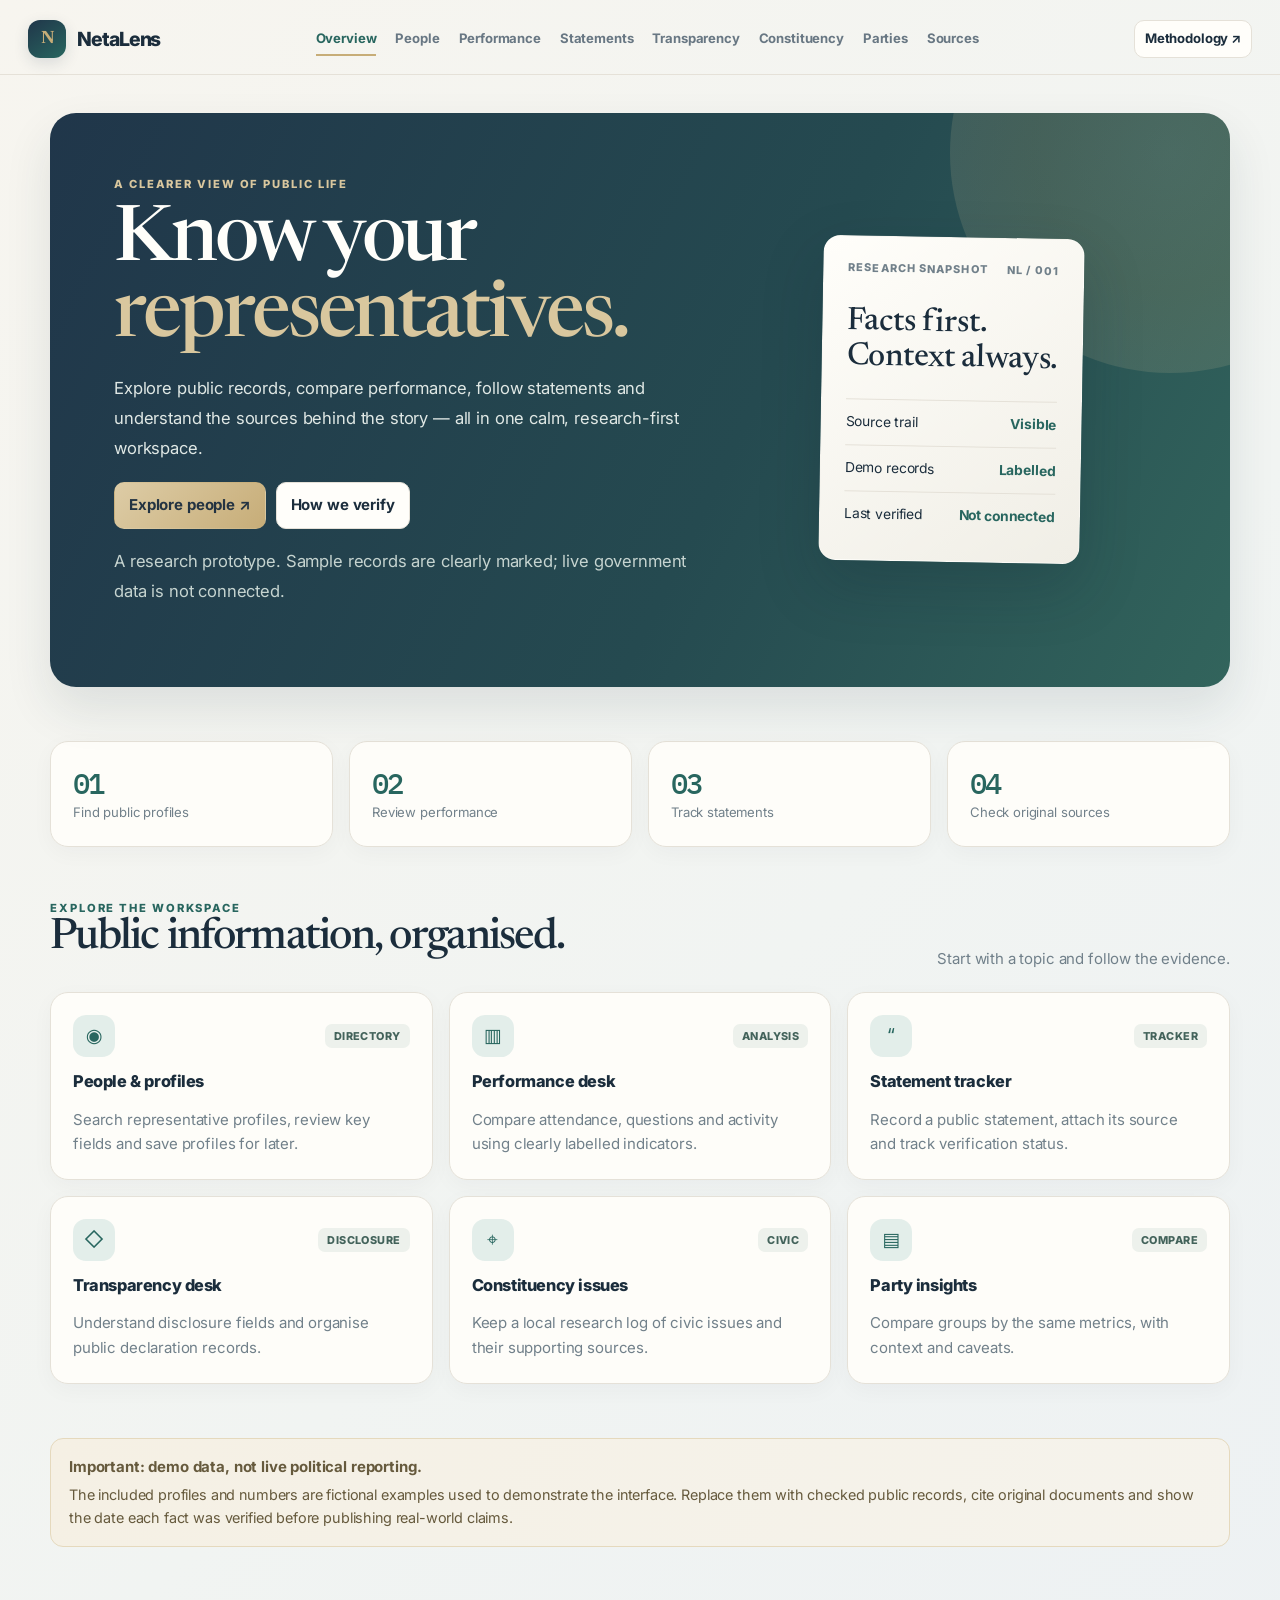
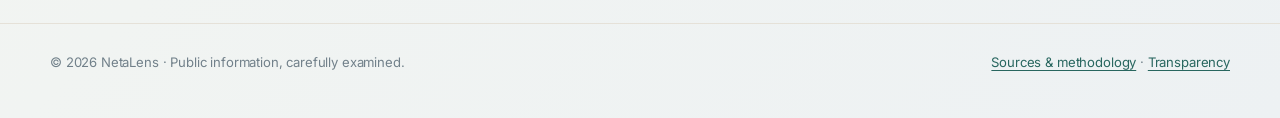
<file: index.html>
<!doctype html>
<html lang="en"><head><meta charset="utf-8"><meta name="viewport" content="width=device-width,initial-scale=1"><meta name="theme-color" content="#f5f3ed"><meta name="description" content="Public accountability, in focus — NetaLens public accountability research prototype."><title>Public accountability, in focus · NetaLens</title><link rel="stylesheet" href="assets/style.css"></head>
<body><main class="page"><div class="container">
<section class="hero"><div class="hero-grid"><div><div class="eyebrow">A clearer view of public life</div><h1>Know your <em>representatives.</em></h1><p>Explore public records, compare performance, follow statements and understand the sources behind the story — all in one calm, research-first workspace.</p><div class="toolbar"><a class="button primary" href="leaders.html">Explore people ↗</a><a class="button" href="sources.html">How we verify</a></div><p class="small" style="color:#c6d4d0">A research prototype. Sample records are clearly marked; live government data is not connected.</p></div><div class="hero-art"><div class="art-top"><span>Research snapshot</span><span>NL / 001</span></div><div class="art-title">Facts first.<br>Context always.</div><div class="art-row"><span>Source trail</span><b>Visible</b></div><div class="art-row"><span>Demo records</span><b>Labelled</b></div><div class="art-row"><span>Last verified</span><b>Not connected</b></div></div></div></section>
<section class="section"><div class="grid four"><article class="card"><div class="metric">01</div><div class="metric-label">Find public profiles</div></article><article class="card"><div class="metric">02</div><div class="metric-label">Review performance</div></article><article class="card"><div class="metric">03</div><div class="metric-label">Track statements</div></article><article class="card"><div class="metric">04</div><div class="metric-label">Check original sources</div></article></div></section>
<section class="section"><div class="section-head"><div><div class="eyebrow">Explore the workspace</div><h2>Public information, organised.</h2></div><p>Start with a topic and follow the evidence.</p></div><div class="grid">
<a class="card" href="leaders.html" style="text-decoration:none;color:inherit"><div class="card-top"><span class="icon-tile">◉</span><span class="pill">Directory</span></div><h3>People & profiles</h3><p class="muted">Search representative profiles, review key fields and save profiles for later.</p></a>
<a class="card" href="performance.html" style="text-decoration:none;color:inherit"><div class="card-top"><span class="icon-tile">▥</span><span class="pill">Analysis</span></div><h3>Performance desk</h3><p class="muted">Compare attendance, questions and activity using clearly labelled indicators.</p></a>
<a class="card" href="statements.html" style="text-decoration:none;color:inherit"><div class="card-top"><span class="icon-tile">“</span><span class="pill">Tracker</span></div><h3>Statement tracker</h3><p class="muted">Record a public statement, attach its source and track verification status.</p></a>
<a class="card" href="transparency.html" style="text-decoration:none;color:inherit"><div class="card-top"><span class="icon-tile">◇</span><span class="pill">Disclosure</span></div><h3>Transparency desk</h3><p class="muted">Understand disclosure fields and organise public declaration records.</p></a>
<a class="card" href="constituency.html" style="text-decoration:none;color:inherit"><div class="card-top"><span class="icon-tile">⌖</span><span class="pill">Civic</span></div><h3>Constituency issues</h3><p class="muted">Keep a local research log of civic issues and their supporting sources.</p></a>
<a class="card" href="parties.html" style="text-decoration:none;color:inherit"><div class="card-top"><span class="icon-tile">▤</span><span class="pill">Compare</span></div><h3>Party insights</h3><p class="muted">Compare groups by the same metrics, with context and caveats.</p></a>
</div></section>
<section class="section notice"><strong>Important: demo data, not live political reporting.</strong><p>The included profiles and numbers are fictional examples used to demonstrate the interface. Replace them with checked public records, cite original documents and show the date each fact was verified before publishing real-world claims.</p></section>
</div></main>
<script src="assets/data.js"></script><script src="assets/app.js"></script><script src="assets/page.js"></script></body></html>
</file>
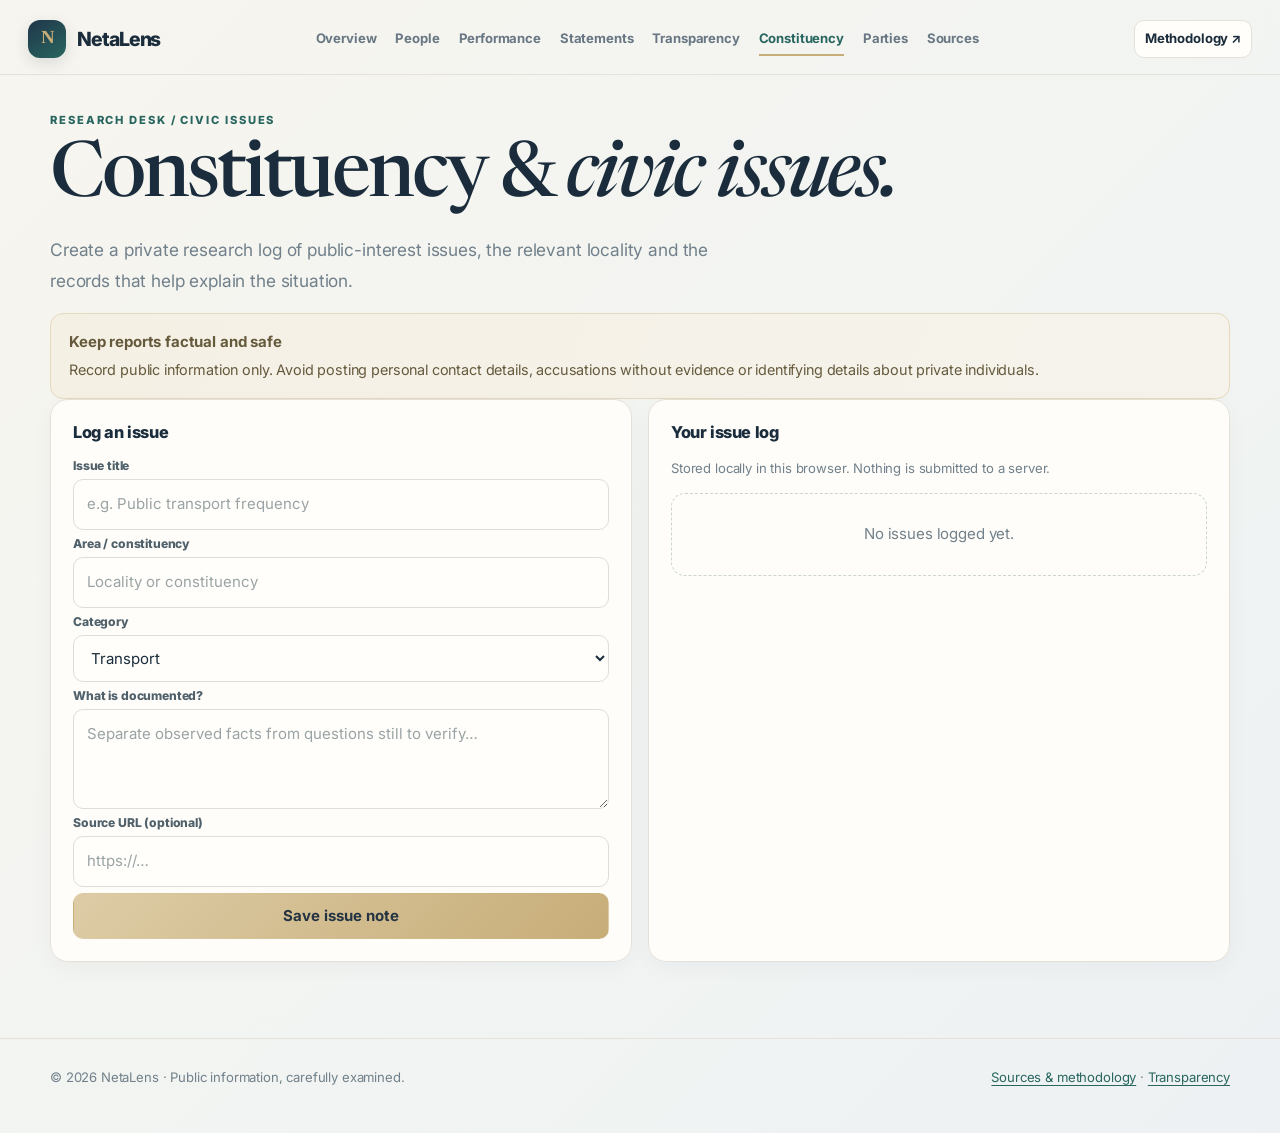
<file: constituency.html>
<!doctype html>
<html lang="en"><head><meta charset="utf-8"><meta name="viewport" content="width=device-width,initial-scale=1"><meta name="theme-color" content="#f5f3ed"><meta name="description" content="Constituency and civic issues — NetaLens public accountability research prototype."><title>Constituency and civic issues · NetaLens</title><link rel="stylesheet" href="assets/style.css"></head>
<body><main class="page"><div class="container">
<div class="eyebrow">Research desk / civic issues</div><h1>Constituency & <em>civic issues.</em></h1><p class="lead">Create a private research log of public-interest issues, the relevant locality and the records that help explain the situation.</p>
<div class="notice"><strong>Keep reports factual and safe</strong><p>Record public information only. Avoid posting personal contact details, accusations without evidence or identifying details about private individuals.</p></div>
<div class="grid two"><section class="card"><h3>Log an issue</h3><form id="issue-form" class="field"><label for="issue-title">Issue title</label><input id="issue-title" required placeholder="e.g. Public transport frequency"><label for="issue-area">Area / constituency</label><input id="issue-area" required placeholder="Locality or constituency"><label for="issue-category">Category</label><select id="issue-category"><option>Transport</option><option>Water and sanitation</option><option>Education</option><option>Healthcare</option><option>Roads and public spaces</option><option>Other</option></select><label for="issue-description">What is documented?</label><textarea id="issue-description" placeholder="Separate observed facts from questions still to verify…"></textarea><label for="issue-source">Source URL (optional)</label><input id="issue-source" type="url" placeholder="https://…"><button class="button primary" type="submit">Save issue note</button></form></section><section class="card"><h3>Your issue log</h3><p class="small muted">Stored locally in this browser. Nothing is submitted to a server.</p><div id="issue-list"></div></section></div>
</div></main>
<script src="assets/data.js"></script><script src="assets/app.js"></script><script src="assets/page.js"></script></body></html>
</file>
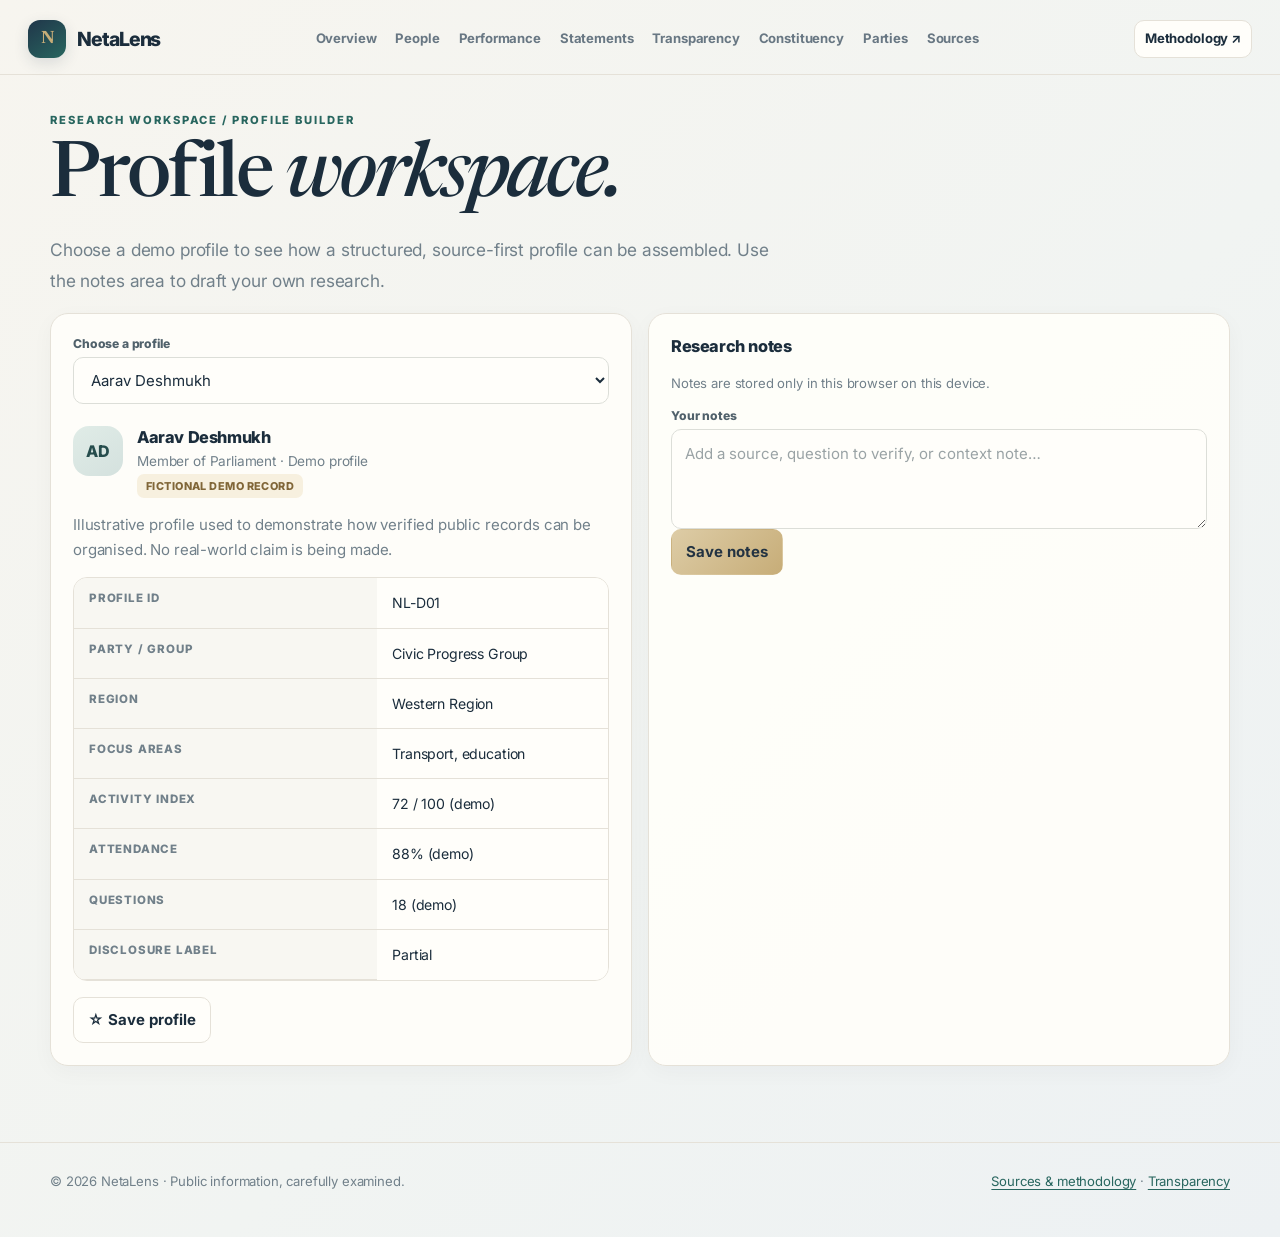
<file: leader-profile.html>
<!doctype html>
<html lang="en"><head><meta charset="utf-8"><meta name="viewport" content="width=device-width,initial-scale=1"><meta name="theme-color" content="#f5f3ed"><meta name="description" content="Profile workspace — NetaLens public accountability research prototype."><title>Profile workspace · NetaLens</title><link rel="stylesheet" href="assets/style.css"></head>
<body><main class="page"><div class="container">
<div class="eyebrow">Research workspace / profile builder</div><h1>Profile <em>workspace.</em></h1><p class="lead">Choose a demo profile to see how a structured, source-first profile can be assembled. Use the notes area to draft your own research.</p>
<div class="grid two"><section class="card"><div class="field"><label for="profile-select">Choose a profile</label><select id="profile-select"></select></div><div id="profile-detail" style="margin-top:22px"></div></section><section class="card"><h3>Research notes</h3><p class="muted small">Notes are stored only in this browser on this device.</p><div class="field"><label for="profile-notes">Your notes</label><textarea id="profile-notes" placeholder="Add a source, question to verify, or context note…"></textarea></div><button class="button primary" id="save-profile-notes">Save notes</button><p id="notes-status" class="small muted"></p></section></div>
</div></main>
<script src="assets/data.js"></script><script src="assets/app.js"></script><script src="assets/page.js"></script></body></html>
</file>
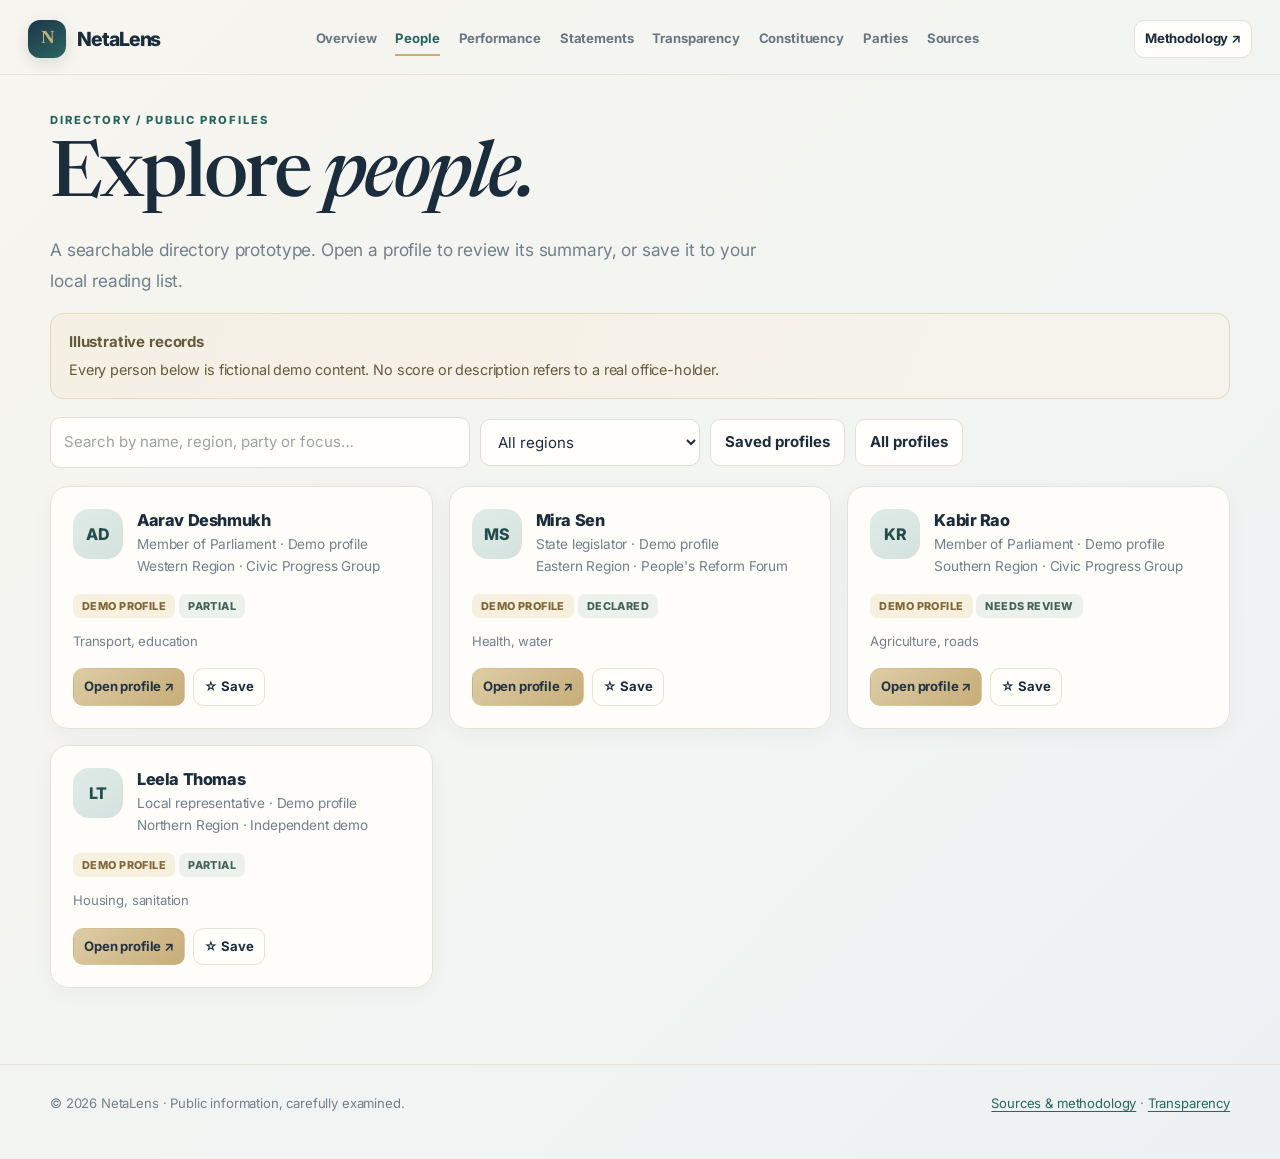
<file: leaders.html>
<!doctype html>
<html lang="en"><head><meta charset="utf-8"><meta name="viewport" content="width=device-width,initial-scale=1"><meta name="theme-color" content="#f5f3ed"><meta name="description" content="Explore people — NetaLens public accountability research prototype."><title>Explore people · NetaLens</title><link rel="stylesheet" href="assets/style.css"></head>
<body><main class="page"><div class="container">
<div class="eyebrow">Directory / public profiles</div><h1>Explore <em>people.</em></h1><p class="lead">A searchable directory prototype. Open a profile to review its summary, or save it to your local reading list.</p>
<div class="notice"><strong>Illustrative records</strong><p>Every person below is fictional demo content. No score or description refers to a real office-holder.</p></div>
<div class="toolbar"><input class="search-input" id="leader-search" placeholder="Search by name, region, party or focus…" aria-label="Search profiles"><select id="leader-region" class="search-input" style="max-width:220px"><option value="">All regions</option></select><button class="button" id="show-saved">Saved profiles</button><button class="button" id="show-all">All profiles</button></div>
<div id="leader-list" class="grid"></div>
</div></main>
<script src="assets/data.js"></script><script src="assets/app.js"></script><script src="assets/page.js"></script></body></html>
</file>
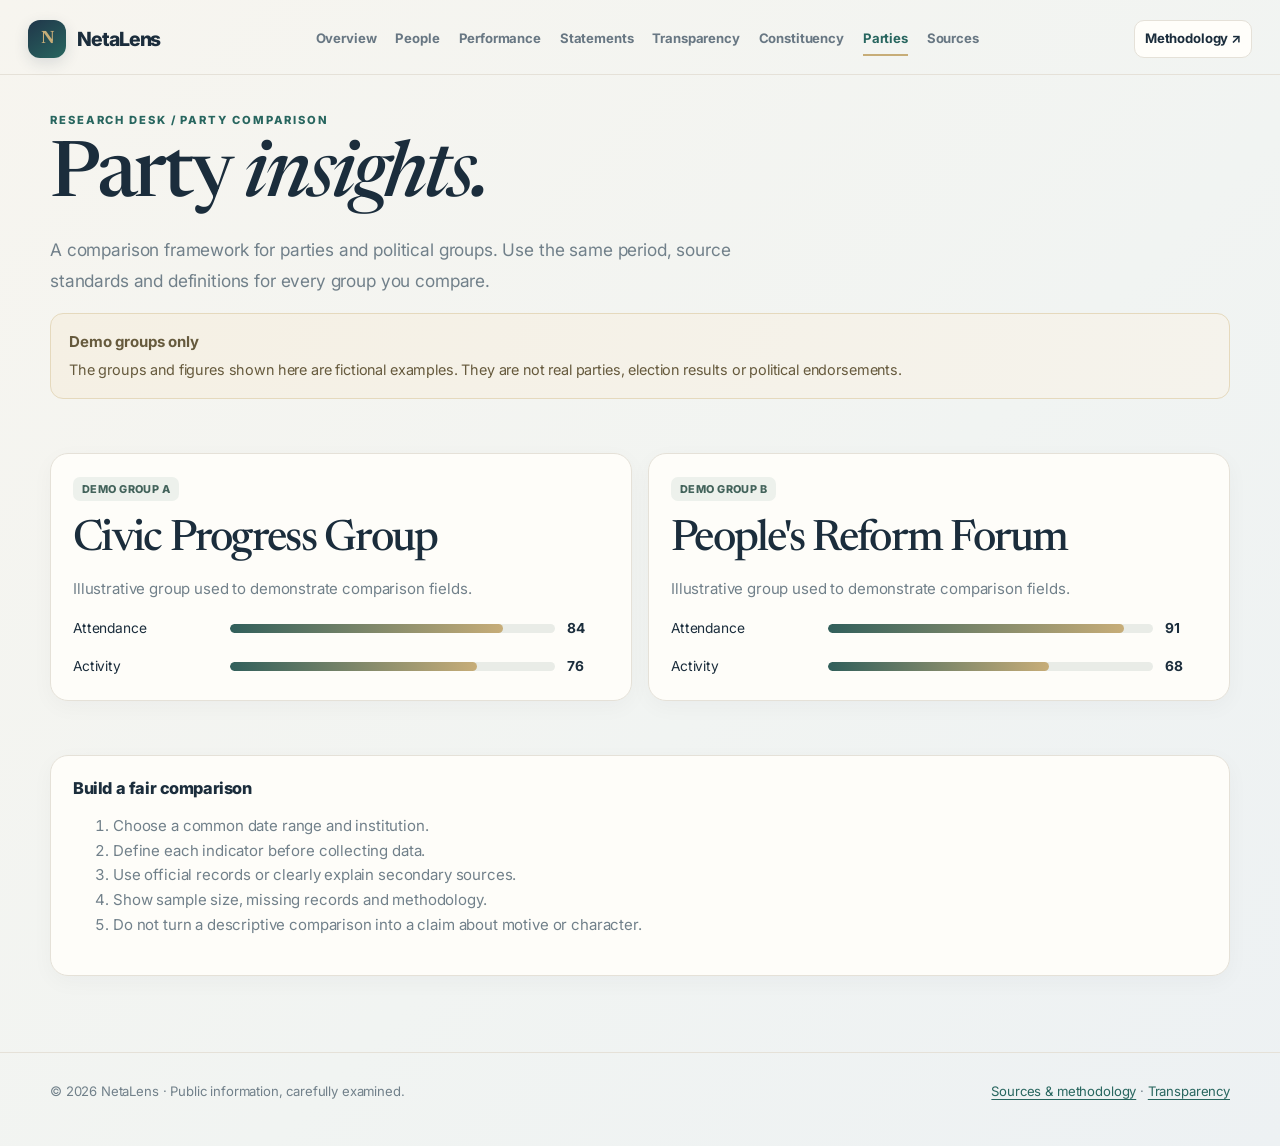
<file: parties.html>
<!doctype html>
<html lang="en"><head><meta charset="utf-8"><meta name="viewport" content="width=device-width,initial-scale=1"><meta name="theme-color" content="#f5f3ed"><meta name="description" content="Party insights — NetaLens public accountability research prototype."><title>Party insights · NetaLens</title><link rel="stylesheet" href="assets/style.css"></head>
<body><main class="page"><div class="container">
<div class="eyebrow">Research desk / party comparison</div><h1>Party <em>insights.</em></h1><p class="lead">A comparison framework for parties and political groups. Use the same period, source standards and definitions for every group you compare.</p>
<div class="notice"><strong>Demo groups only</strong><p>The groups and figures shown here are fictional examples. They are not real parties, election results or political endorsements.</p></div>
<section class="section grid two"><article class="card"><div class="pill">Demo group A</div><h2 class="serif" style="margin-top:16px">Civic Progress Group</h2><p class="muted">Illustrative group used to demonstrate comparison fields.</p><div class="bar-list"><div class="bar-item"><span>Attendance</span><div class="bar-track"><div class="bar-fill" style="width:84%"></div></div><b>84</b></div><div class="bar-item"><span>Activity</span><div class="bar-track"><div class="bar-fill" style="width:76%"></div></div><b>76</b></div></div></article><article class="card"><div class="pill">Demo group B</div><h2 class="serif" style="margin-top:16px">People's Reform Forum</h2><p class="muted">Illustrative group used to demonstrate comparison fields.</p><div class="bar-list"><div class="bar-item"><span>Attendance</span><div class="bar-track"><div class="bar-fill" style="width:91%"></div></div><b>91</b></div><div class="bar-item"><span>Activity</span><div class="bar-track"><div class="bar-fill" style="width:68%"></div></div><b>68</b></div></div></article></section>
<section class="section card"><h3>Build a fair comparison</h3><ol class="muted"><li>Choose a common date range and institution.</li><li>Define each indicator before collecting data.</li><li>Use official records or clearly explain secondary sources.</li><li>Show sample size, missing records and methodology.</li><li>Do not turn a descriptive comparison into a claim about motive or character.</li></ol></section>
</div></main>
<script src="assets/data.js"></script><script src="assets/app.js"></script><script src="assets/page.js"></script></body></html>
</file>
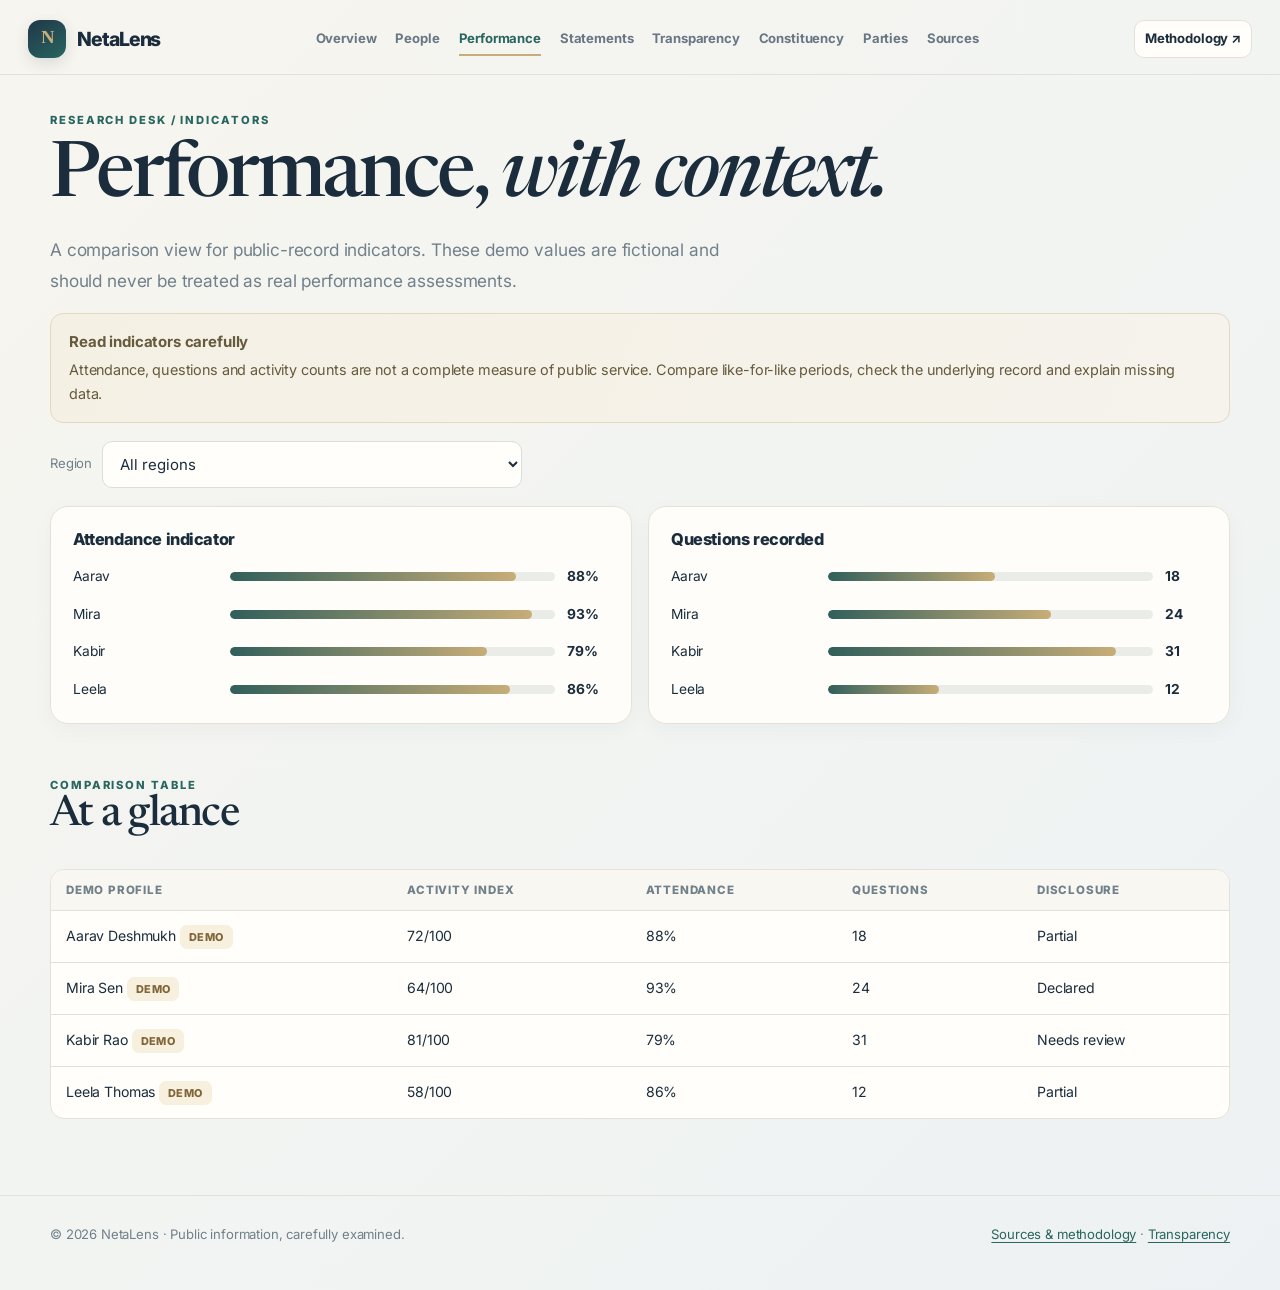
<file: performance.html>
<!doctype html>
<html lang="en"><head><meta charset="utf-8"><meta name="viewport" content="width=device-width,initial-scale=1"><meta name="theme-color" content="#f5f3ed"><meta name="description" content="Legislative performance — NetaLens public accountability research prototype."><title>Legislative performance · NetaLens</title><link rel="stylesheet" href="assets/style.css"></head>
<body><main class="page"><div class="container">
<div class="eyebrow">Research desk / indicators</div><h1>Performance, <em>with context.</em></h1><p class="lead">A comparison view for public-record indicators. These demo values are fictional and should never be treated as real performance assessments.</p>
<div class="notice"><strong>Read indicators carefully</strong><p>Attendance, questions and activity counts are not a complete measure of public service. Compare like-for-like periods, check the underlying record and explain missing data.</p></div>
<div class="toolbar"><label class="small muted" for="performance-region">Region</label><select id="performance-region" class="search-input"><option value="">All regions</option></select></div>
<div class="grid two"><section class="card"><h3>Attendance indicator</h3><div id="attendance-bars" class="bar-list"></div></section><section class="card"><h3>Questions recorded</h3><div id="questions-bars" class="bar-list"></div></section></div>
<section class="section"><div class="section-head"><div><div class="eyebrow">Comparison table</div><h2>At a glance</h2></div></div><div class="table-wrap"><table><thead><tr><th>Demo profile</th><th>Activity index</th><th>Attendance</th><th>Questions</th><th>Disclosure</th></tr></thead><tbody id="performance-table"></tbody></table></div></section>
</div></main>
<script src="assets/data.js"></script><script src="assets/app.js"></script><script src="assets/page.js"></script></body></html>
</file>
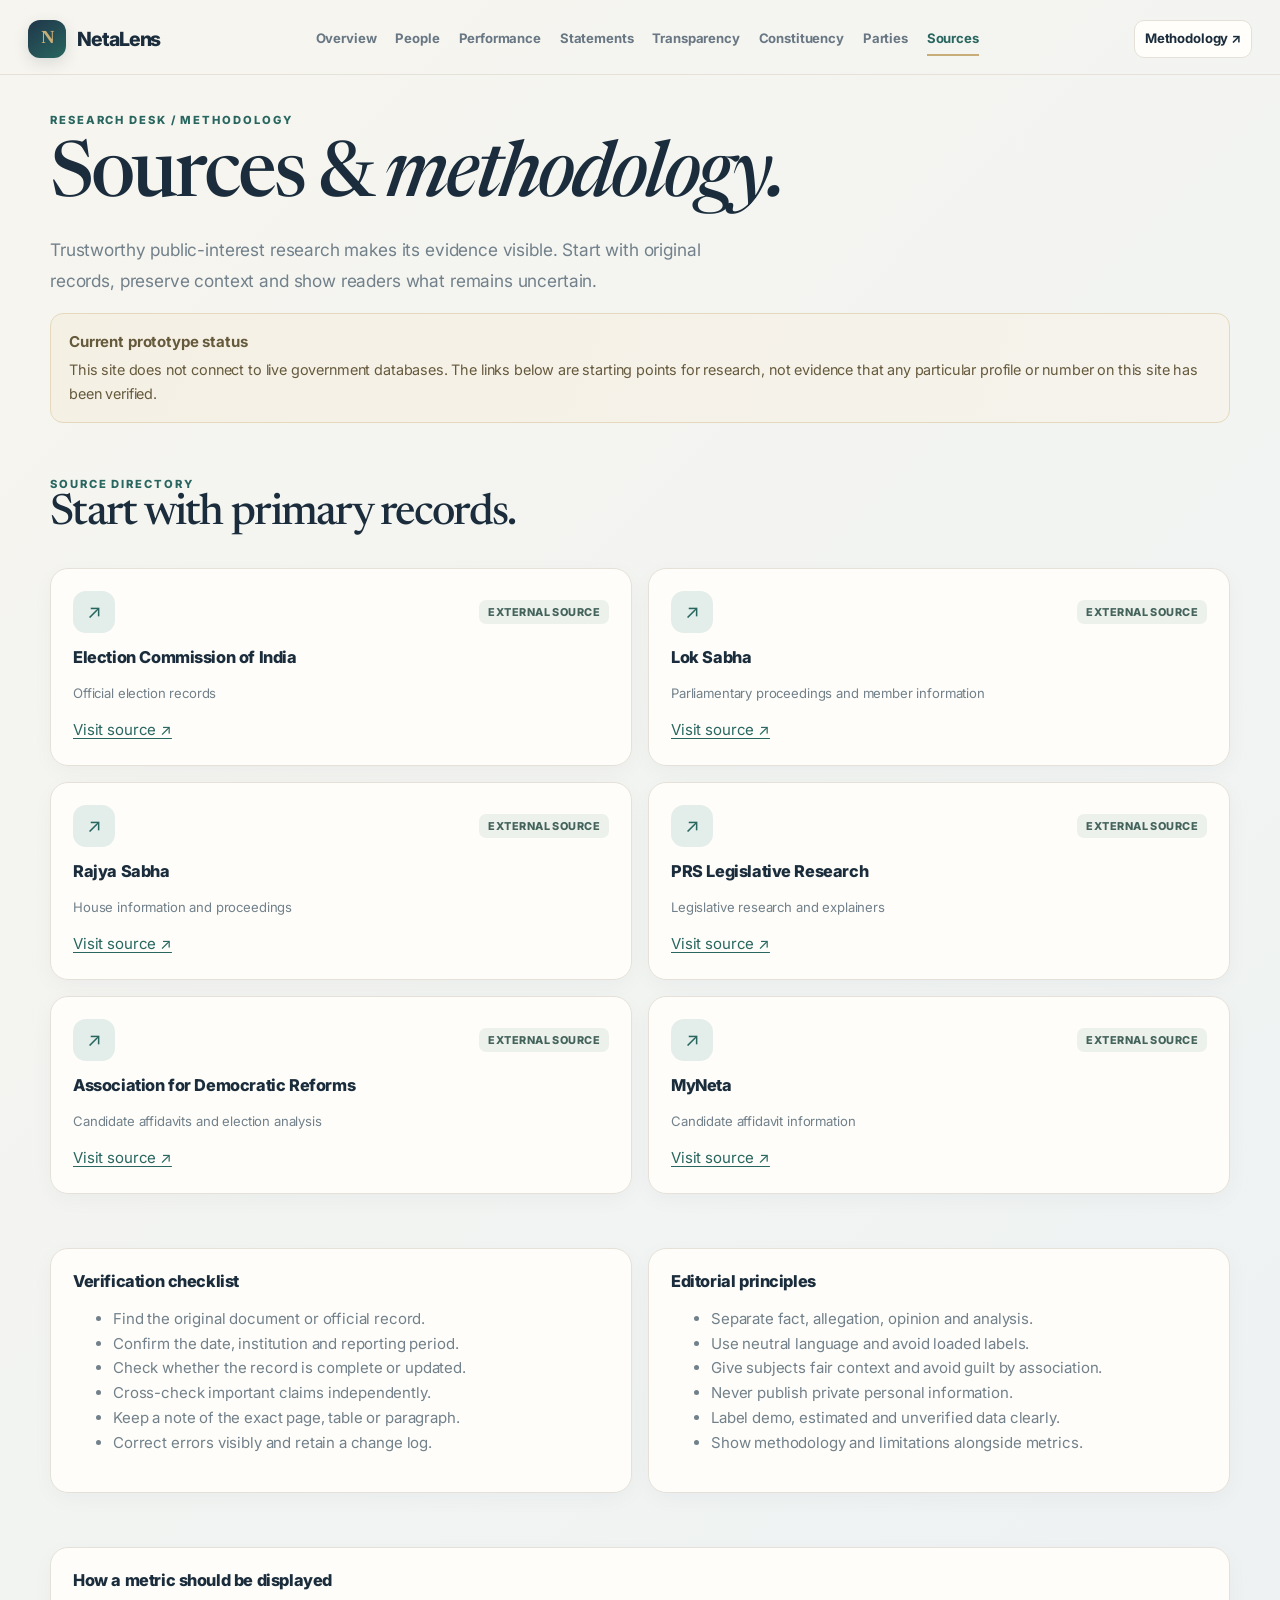
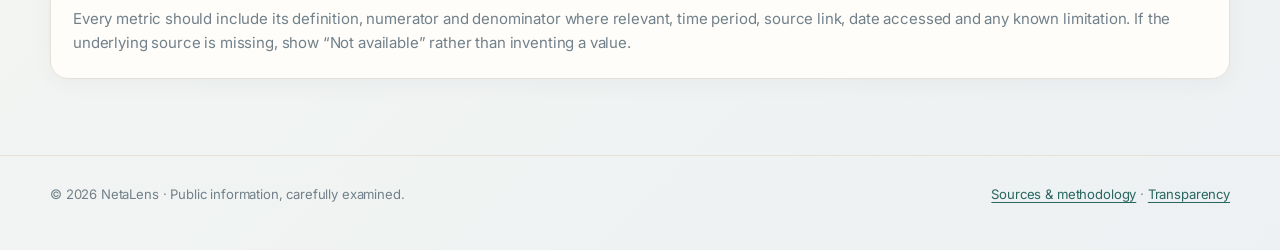
<file: sources.html>
<!doctype html>
<html lang="en"><head><meta charset="utf-8"><meta name="viewport" content="width=device-width,initial-scale=1"><meta name="theme-color" content="#f5f3ed"><meta name="description" content="Sources and methodology — NetaLens public accountability research prototype."><title>Sources and methodology · NetaLens</title><link rel="stylesheet" href="assets/style.css"></head>
<body><main class="page"><div class="container">
<div class="eyebrow">Research desk / methodology</div><h1>Sources & <em>methodology.</em></h1><p class="lead">Trustworthy public-interest research makes its evidence visible. Start with original records, preserve context and show readers what remains uncertain.</p>
<div class="notice"><strong>Current prototype status</strong><p>This site does not connect to live government databases. The links below are starting points for research, not evidence that any particular profile or number on this site has been verified.</p></div>
<section class="section"><div class="section-head"><div><div class="eyebrow">Source directory</div><h2>Start with primary records.</h2></div></div><div id="source-list" class="grid two"></div></section>
<section class="section grid two"><article class="card"><h3>Verification checklist</h3><ul class="muted"><li>Find the original document or official record.</li><li>Confirm the date, institution and reporting period.</li><li>Check whether the record is complete or updated.</li><li>Cross-check important claims independently.</li><li>Keep a note of the exact page, table or paragraph.</li><li>Correct errors visibly and retain a change log.</li></ul></article><article class="card"><h3>Editorial principles</h3><ul class="muted"><li>Separate fact, allegation, opinion and analysis.</li><li>Use neutral language and avoid loaded labels.</li><li>Give subjects fair context and avoid guilt by association.</li><li>Never publish private personal information.</li><li>Label demo, estimated and unverified data clearly.</li><li>Show methodology and limitations alongside metrics.</li></ul></article></section>
<section class="section card"><h3>How a metric should be displayed</h3><p class="muted">Every metric should include its definition, numerator and denominator where relevant, time period, source link, date accessed and any known limitation. If the underlying source is missing, show “Not available” rather than inventing a value.</p></section>
</div></main>
<script src="assets/data.js"></script><script src="assets/app.js"></script><script src="assets/page.js"></script></body></html>
</file>
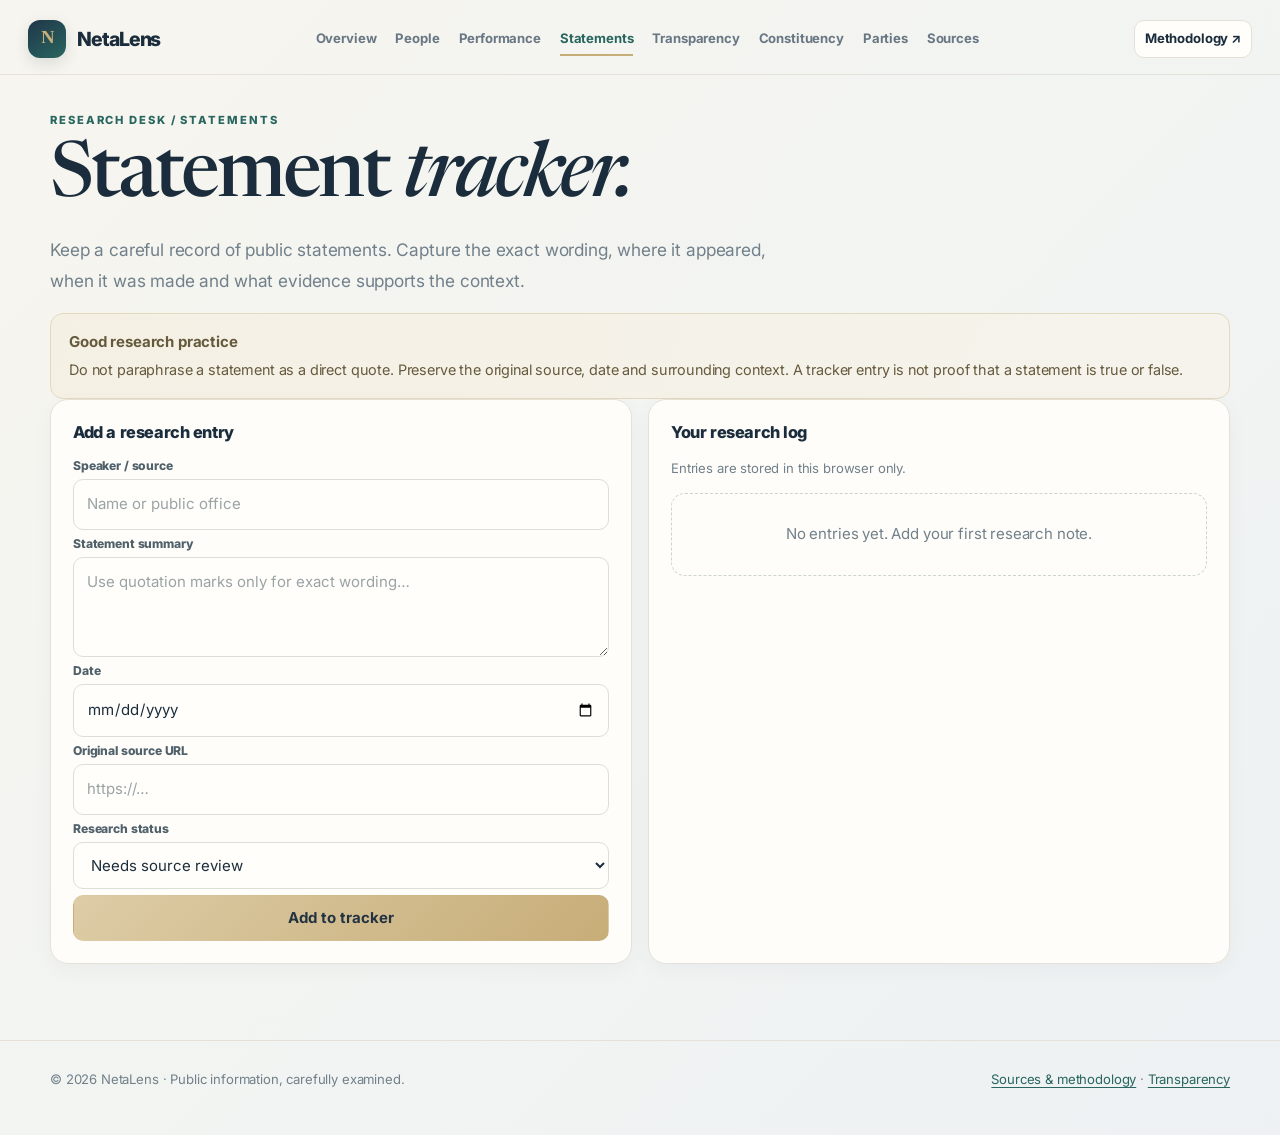
<file: statements.html>
<!doctype html>
<html lang="en"><head><meta charset="utf-8"><meta name="viewport" content="width=device-width,initial-scale=1"><meta name="theme-color" content="#f5f3ed"><meta name="description" content="Statement research tracker — NetaLens public accountability research prototype."><title>Statement research tracker · NetaLens</title><link rel="stylesheet" href="assets/style.css"></head>
<body><main class="page"><div class="container">
<div class="eyebrow">Research desk / statements</div><h1>Statement <em>tracker.</em></h1><p class="lead">Keep a careful record of public statements. Capture the exact wording, where it appeared, when it was made and what evidence supports the context.</p>
<div class="notice"><strong>Good research practice</strong><p>Do not paraphrase a statement as a direct quote. Preserve the original source, date and surrounding context. A tracker entry is not proof that a statement is true or false.</p></div>
<div class="grid two"><section class="card"><h3>Add a research entry</h3><form id="statement-form" class="field"><label for="statement-person">Speaker / source</label><input id="statement-person" required placeholder="Name or public office"><label for="statement-text">Statement summary</label><textarea id="statement-text" required placeholder="Use quotation marks only for exact wording…"></textarea><label for="statement-date">Date</label><input id="statement-date" type="date"><label for="statement-url">Original source URL</label><input id="statement-url" type="url" placeholder="https://…"><label for="statement-status">Research status</label><select id="statement-status"><option>Needs source review</option><option>Source found</option><option>Context checked</option><option>Correction needed</option></select><button class="button primary" type="submit">Add to tracker</button></form></section><section class="card"><h3>Your research log</h3><p class="small muted">Entries are stored in this browser only.</p><div id="statement-list"></div></section></div>
</div></main>
<script src="assets/data.js"></script><script src="assets/app.js"></script><script src="assets/page.js"></script></body></html>
</file>
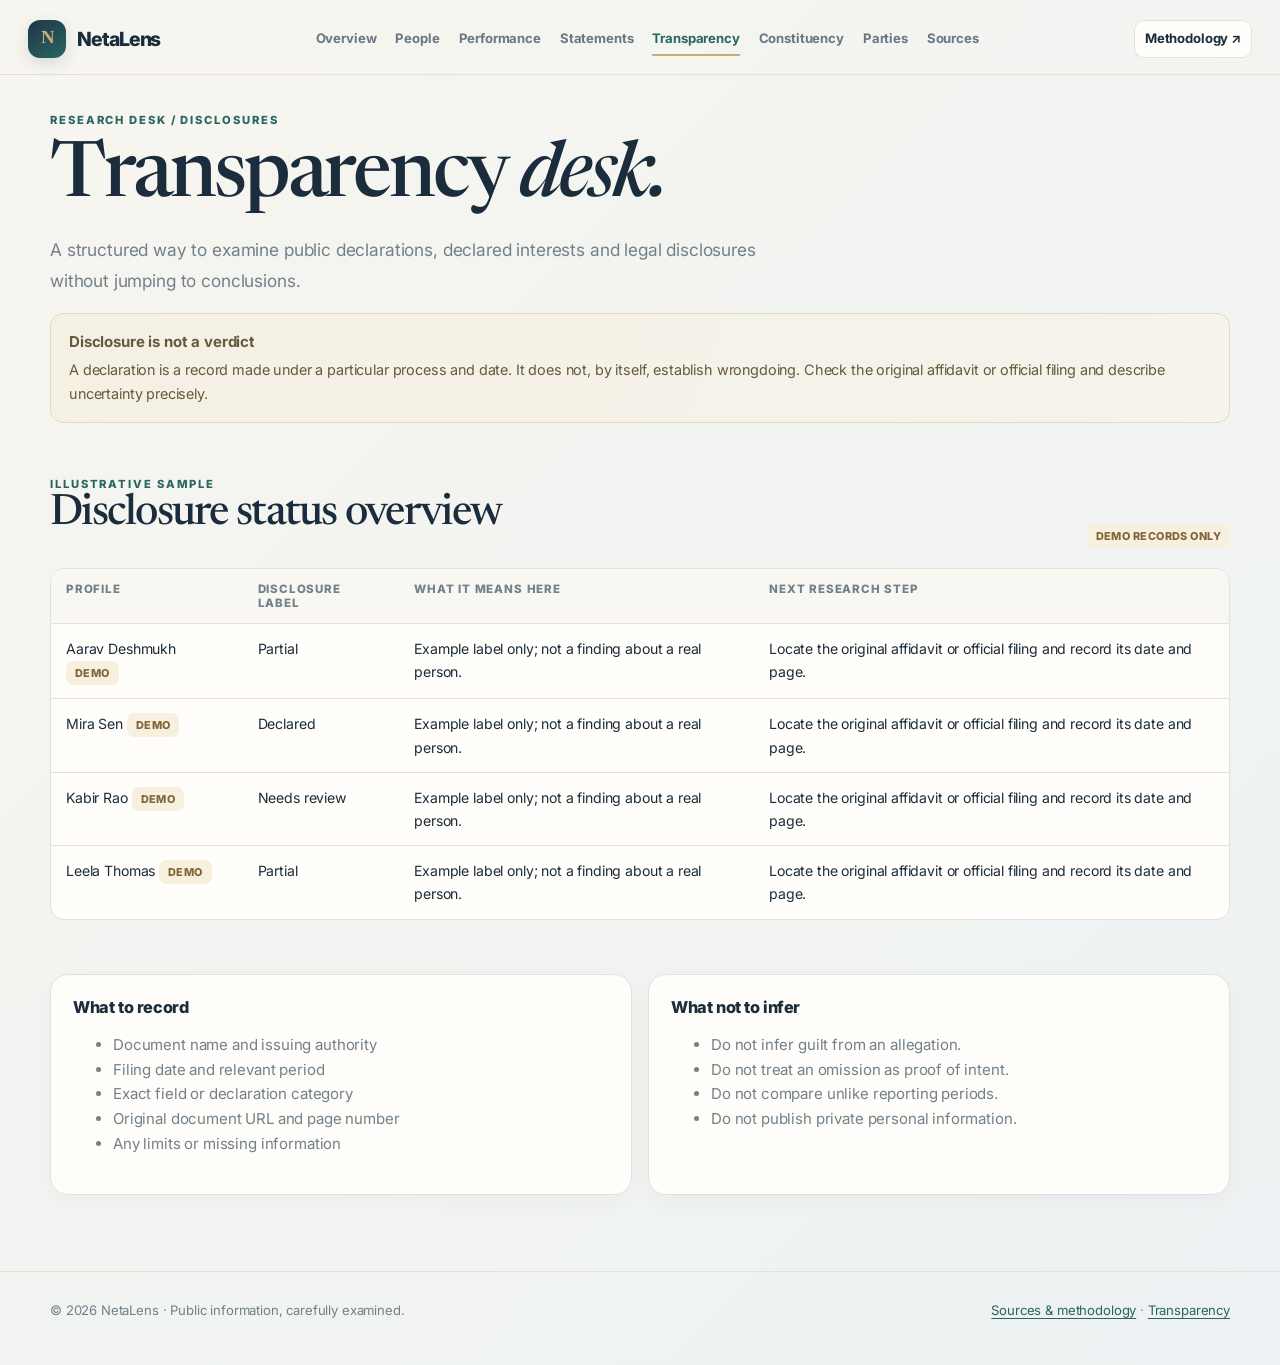
<file: transparency.html>
<!doctype html>
<html lang="en"><head><meta charset="utf-8"><meta name="viewport" content="width=device-width,initial-scale=1"><meta name="theme-color" content="#f5f3ed"><meta name="description" content="Assets and legal transparency — NetaLens public accountability research prototype."><title>Assets and legal transparency · NetaLens</title><link rel="stylesheet" href="assets/style.css"></head>
<body><main class="page"><div class="container">
<div class="eyebrow">Research desk / disclosures</div><h1>Transparency <em>desk.</em></h1><p class="lead">A structured way to examine public declarations, declared interests and legal disclosures without jumping to conclusions.</p>
<div class="notice"><strong>Disclosure is not a verdict</strong><p>A declaration is a record made under a particular process and date. It does not, by itself, establish wrongdoing. Check the original affidavit or official filing and describe uncertainty precisely.</p></div>
<section class="section"><div class="section-head"><div><div class="eyebrow">Illustrative sample</div><h2>Disclosure status overview</h2></div><span class="pill gold">Demo records only</span></div><div class="table-wrap"><table><thead><tr><th>Profile</th><th>Disclosure label</th><th>What it means here</th><th>Next research step</th></tr></thead><tbody id="disclosure-table"></tbody></table></div></section>
<section class="section grid two"><article class="card"><h3>What to record</h3><ul class="muted"><li>Document name and issuing authority</li><li>Filing date and relevant period</li><li>Exact field or declaration category</li><li>Original document URL and page number</li><li>Any limits or missing information</li></ul></article><article class="card"><h3>What not to infer</h3><ul class="muted"><li>Do not infer guilt from an allegation.</li><li>Do not treat an omission as proof of intent.</li><li>Do not compare unlike reporting periods.</li><li>Do not publish private personal information.</li></ul></article></section>
</div></main>
<script src="assets/data.js"></script><script src="assets/app.js"></script><script src="assets/page.js"></script></body></html>
</file>
<file: assets/style.css>
@import url('https://fonts.googleapis.com/css2?family=IBM+Plex+Mono:wght@400;500;600&family=Inter:wght@400;500;600;700;800&family=Newsreader:opsz,wght@6..72,400;6..72,500;6..72,600;6..72,700&display=swap');
:root{--paper:#f5f3ed;--surface:#fffefa;--ink:#1b2d3c;--muted:#71808a;--line:#e5e1d8;--teal:#28665f;--teal-soft:#e3eeea;--gold:#c7ad78;--navy:#20364a;--shadow:0 16px 45px rgba(24,42,58,.07);--radius:18px}
*{box-sizing:border-box}html{scroll-behavior:smooth;scroll-padding-top:90px}body{margin:0;background:linear-gradient(135deg,#f7f5ef,#f1f4f2 58%,#edf1f3);color:var(--ink);font:15px/1.65 "Inter",system-ui,sans-serif;letter-spacing:-.01em}
a{color:var(--teal);text-underline-offset:3px}button,input,select,textarea{font:inherit}button{cursor:pointer}button:focus-visible,a:focus-visible,input:focus-visible,select:focus-visible,textarea:focus-visible{outline:3px solid #c7ad78;outline-offset:3px}
.site-header{max-width:1280px;margin:auto;padding:20px 28px 16px;display:flex;align-items:center;justify-content:space-between;gap:22px;border-bottom:1px solid var(--line)}
.brand{display:flex;align-items:center;gap:11px;text-decoration:none;color:var(--ink);font:800 1.22rem Inter,sans-serif;letter-spacing:-.055em;white-space:nowrap}.brand-mark{width:38px;height:38px;border-radius:12px;background:linear-gradient(145deg,var(--navy),var(--teal));display:grid;place-items:center;color:var(--gold);font:700 18px Newsreader,serif;box-shadow:0 5px 15px #20364a22}
.nav{display:flex;align-items:center;justify-content:flex-end;gap:19px;flex-wrap:wrap}.nav a{font:700 .82rem Inter,sans-serif;text-decoration:none;color:#687783;padding:8px 0;border-bottom:2px solid transparent}.nav a:hover,.nav a[aria-current=page]{color:var(--teal);border-color:var(--gold)}
.header-actions{display:flex;gap:8px;align-items:center}.button,.nav-button{border:1px solid var(--line);background:var(--surface);color:var(--ink);border-radius:10px;padding:10px 14px;font-weight:700;text-decoration:none;display:inline-flex;align-items:center;justify-content:center;gap:8px;transition:.18s}.button:hover,.nav-button:hover{transform:translateY(-1px);box-shadow:var(--shadow)}.button.primary{background:linear-gradient(135deg,#ddcca6,var(--gold));border-color:transparent;color:#233342}.button.dark{background:var(--navy);border-color:var(--navy);color:white}.button.small{padding:7px 10px;font-size:.82rem}
.container{width:min(1180px,calc(100% - 48px));margin:0 auto}.page{padding:38px 0 76px}.eyebrow{font:800 .7rem Inter,sans-serif;text-transform:uppercase;letter-spacing:.17em;color:var(--teal)}h1,h2,h3{margin-top:0}h1,h2,.serif{font-family:Newsreader,Georgia,serif;font-weight:500;letter-spacing:-.04em}h1{font-size:clamp(2.7rem,6vw,5rem);line-height:.99;margin:13px 0 18px}h2{font-size:clamp(1.8rem,3.4vw,2.7rem);line-height:1.05;margin-bottom:12px}h3{font:800 1.02rem Inter,sans-serif;letter-spacing:-.025em}.lead{font-size:1.08rem;line-height:1.8;color:var(--muted);max-width:720px}.muted{color:var(--muted)}.small{font-size:.82rem}.section{margin-top:54px}.section-head{display:flex;align-items:end;justify-content:space-between;gap:20px;margin-bottom:20px}.section-head p{margin:0;color:var(--muted)}
.hero{position:relative;overflow:hidden;border-radius:26px;padding:clamp(28px,5vw,64px);background:linear-gradient(116deg,#20364a,#254a50 58%,#32645c);color:#fffefa;box-shadow:0 22px 48px #1d37431c}.hero:after{content:"";position:absolute;width:440px;height:440px;right:-160px;top:-180px;border-radius:50%;background:radial-gradient(circle,#d7c59b,#c7ad78 44%,#a3b4a7);opacity:.18}.hero-grid{position:relative;z-index:1;display:grid;grid-template-columns:1.15fr .85fr;gap:40px;align-items:center}.hero h1{max-width:720px}.hero h1 em{font-style:normal;color:#d9c79e}.hero p{max-width:620px;color:#e0e8e5;font-size:1.04rem;line-height:1.8}.hero .eyebrow{color:#d9c79e}.hero-art{border:1px solid #ffffff30;background:linear-gradient(145deg,#fffefa,#f0eee6);color:var(--ink);border-radius:17px;padding:24px;box-shadow:0 24px 60px #10233138;transform:rotate(1deg);max-width:360px;margin:auto}.art-top{display:flex;justify-content:space-between;color:var(--muted);font:800 .68rem Inter;letter-spacing:.1em;text-transform:uppercase}.art-title{font:500 2rem/1.1 Newsreader,serif;margin:30px 0 24px}.art-row{display:flex;justify-content:space-between;padding:11px 0;border-top:1px solid var(--line);font-size:.86rem}.art-row b{color:var(--teal)}
.grid{display:grid;grid-template-columns:repeat(3,minmax(0,1fr));gap:16px}.grid.two{grid-template-columns:repeat(2,minmax(0,1fr))}.grid.four{grid-template-columns:repeat(4,minmax(0,1fr))}.card{background:rgba(255,254,250,.92);border:1px solid var(--line);border-radius:var(--radius);padding:22px;box-shadow:0 6px 22px rgba(25,42,55,.035)}.card:hover{border-color:#c9b88f;box-shadow:var(--shadow)}.card p:last-child{margin-bottom:0}.card .card-top{display:flex;justify-content:space-between;align-items:center;gap:12px;margin-bottom:14px}.icon-tile{width:42px;height:42px;border-radius:13px;background:var(--teal-soft);display:grid;place-items:center;color:var(--teal);font-size:1.2rem}.metric{font:500 1.8rem "IBM Plex Mono",monospace;letter-spacing:-.06em;color:var(--teal)}.metric-label{color:var(--muted);font-size:.82rem}
.pill{display:inline-flex;align-items:center;gap:6px;padding:5px 9px;border-radius:7px;background:#edf1ec;color:#43635b;font:800 .68rem Inter,sans-serif;letter-spacing:.04em;text-transform:uppercase}.pill.gold{background:#f7f0df;color:#806638}.pill.gray{background:#eef0ef;color:#687783}.pill.red{background:#f7e9e5;color:#965b50}
.toolbar{display:flex;flex-wrap:wrap;gap:10px;align-items:center;margin:18px 0}.field{display:flex;flex-direction:column;gap:6px;min-width:0}.field label{font:800 .76rem Inter,sans-serif;color:#50616b}.field input,.field select,.field textarea,.search-input{width:100%;padding:12px 13px;border:1px solid #dcded8;border-radius:10px;background:#fffefa;color:var(--ink)}.field textarea{min-height:100px;resize:vertical}.search-input{max-width:420px}.field input::placeholder,.field textarea::placeholder,.search-input::placeholder{color:#9aa3a5}
.filters{display:flex;gap:8px;flex-wrap:wrap}.filter-btn{border:1px solid var(--line);background:#fffefa;color:#667580;border-radius:9px;padding:8px 12px;font-weight:700;font-size:.82rem}.filter-btn.active{background:var(--navy);border-color:var(--navy);color:white}
.person-card{display:flex;gap:14px;align-items:flex-start}.avatar{width:50px;height:50px;flex:0 0 50px;border-radius:16px;display:grid;place-items:center;background:linear-gradient(145deg,#e0ece7,#d4e1de);color:#264d4d;font:800 1rem Inter}.person-card h3{margin:1px 0 3px}.person-card p{margin:0;color:var(--muted);font-size:.85rem}.card-actions{display:flex;gap:8px;flex-wrap:wrap;margin-top:16px}
.notice{padding:16px 18px;border:1px solid #e5d9bd;border-radius:13px;background:linear-gradient(110deg,#f5f0e4,#f5f3ec);color:#665a3d}.notice strong{display:block;margin-bottom:3px}.notice p{margin:0;font-size:.9rem}
.table-wrap{overflow-x:auto;border:1px solid var(--line);border-radius:14px;background:var(--surface)}table{border-collapse:collapse;width:100%;min-width:620px}th,td{text-align:left;padding:13px 15px;border-bottom:1px solid var(--line);vertical-align:top}th{font:800 .72rem Inter,sans-serif;text-transform:uppercase;letter-spacing:.07em;color:var(--muted);background:#f8f7f2}td{font-size:.88rem}tr:last-child td{border-bottom:0}
.bar-list{display:grid;gap:15px}.bar-item{display:grid;grid-template-columns:145px 1fr 42px;gap:12px;align-items:center;font-size:.86rem}.bar-track{height:9px;border-radius:99px;background:#e9ece7;overflow:hidden}.bar-fill{height:100%;border-radius:99px;background:linear-gradient(90deg,#315f5b,#c7ad78)}
.empty{padding:28px;text-align:center;border:1px dashed #cbd5cd;border-radius:14px;color:var(--muted)}
.footer{border-top:1px solid var(--line);padding:28px 0 44px;color:var(--muted);font-size:.82rem}.footer-inner{display:flex;justify-content:space-between;gap:20px;align-items:center}.footer a{color:var(--teal)}
.mobile-nav{display:none}
.toast{position:fixed;bottom:22px;left:50%;transform:translate(-50%,20px);opacity:0;pointer-events:none;background:#20364a;color:white;padding:11px 16px;border-radius:10px;box-shadow:var(--shadow);transition:.2s;z-index:30}.toast.show{opacity:1;transform:translate(-50%,0)}
@media(max-width:980px){.site-header{align-items:flex-start;flex-wrap:wrap}.nav{order:3;width:100%;justify-content:flex-start;gap:16px}.hero-grid{grid-template-columns:1fr}.hero-art{display:none}.grid.four{grid-template-columns:repeat(2,minmax(0,1fr))}}
@media(max-width:700px){.container{width:min(100% - 30px,1180px)}.site-header{padding:14px 15px}.nav{display:none}.header-actions{margin-left:auto}.grid,.grid.two,.grid.four{grid-template-columns:1fr}.section-head{display:block}.section-head p{margin-top:8px}.page{padding-top:24px}.hero{border-radius:19px;padding:28px 22px}.hero-grid{display:block}.bar-item{grid-template-columns:100px 1fr 35px}.footer-inner{display:block}.mobile-nav{display:flex;position:fixed;bottom:10px;left:10px;right:10px;z-index:20;justify-content:space-around;padding:10px 6px;border-radius:14px;background:#20364a;box-shadow:0 10px 30px #10233140}.mobile-nav a{color:#fff;text-decoration:none;font:700 .72rem ;text-align:center}.footer{padding-bottom:95px}}
@media(prefers-reduced-motion:reduce){*,*::before,*::after{scroll-behavior:auto!important;transition:none!important}}
/* NetaLens — refined mobile research dock */
@media(max-width:700px){
  body{padding-bottom:88px}

  .mobile-nav{
    display:flex;
    position:fixed;
    bottom:12px;
    left:12px;
    right:12px;
    z-index:100;
    justify-content:space-around;
    align-items:center;
    gap:4px;
    padding:9px 8px;
    border:1px solid rgba(255,255,255,.14);
    border-radius:18px;
    background:rgba(32,54,74,.97);
    box-shadow:0 10px 32px rgba(16,35,49,.22);
    backdrop-filter:blur(14px);
  }

  .mobile-nav a{
    flex:1;
    min-width:0;
    padding:10px 3px;
    border-radius:11px;
    color:#fff;
    text-decoration:none;
    text-align:center;
    font:600 .68rem/1.2 "Inter",sans-serif;
  }

.mobile-nav a{
  position:relative;
  isolation:isolate;
}

.mobile-nav a[aria-current="page"]{
  background:transparent;
  color:var(--navy);
}

.mobile-nav a[aria-current="page"]::before{
  content:"";
  position:absolute;
  inset:0;
  z-index:-1;
  border-radius:11px;
  background:#fff;
  view-transition-name:nav-active;
}
}
/* NetaLens — page transitions */
@view-transition {
  navigation: auto;
}

::view-transition-old(root) {
  animation: page-exit .18s ease both;
}

::view-transition-new(root) {
  animation: page-enter .3s ease both;
}

@keyframes page-exit {
  to {
    opacity: 0;
    transform: translateY(-5px);
  }
}

@keyframes page-enter {
  from {
    opacity: 0;
    transform: translateY(8px);
  }
  to {
    opacity: 1;
    transform: translateY(0);
  }
}

@media (prefers-reduced-motion: reduce) {
  ::view-transition-old(root),
  ::view-transition-new(root) {
    animation: none;
  }
}
</file>
